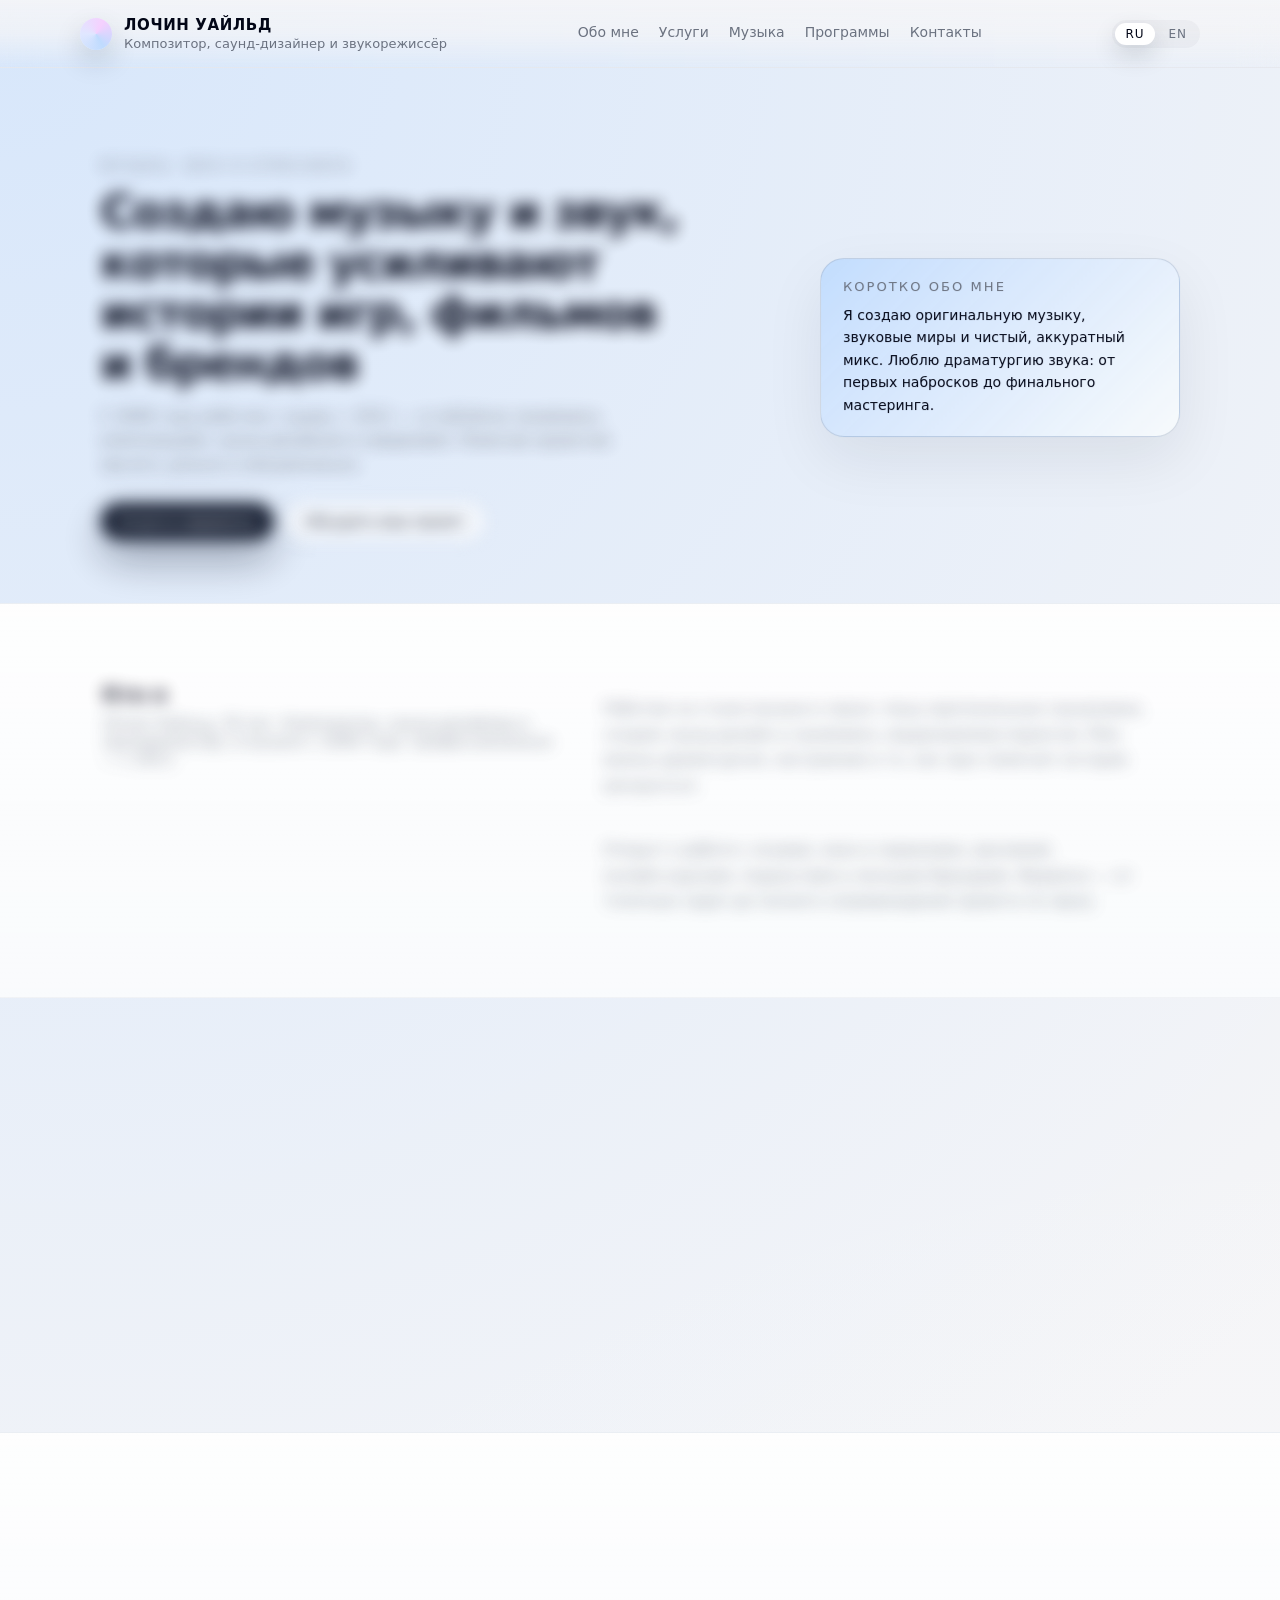
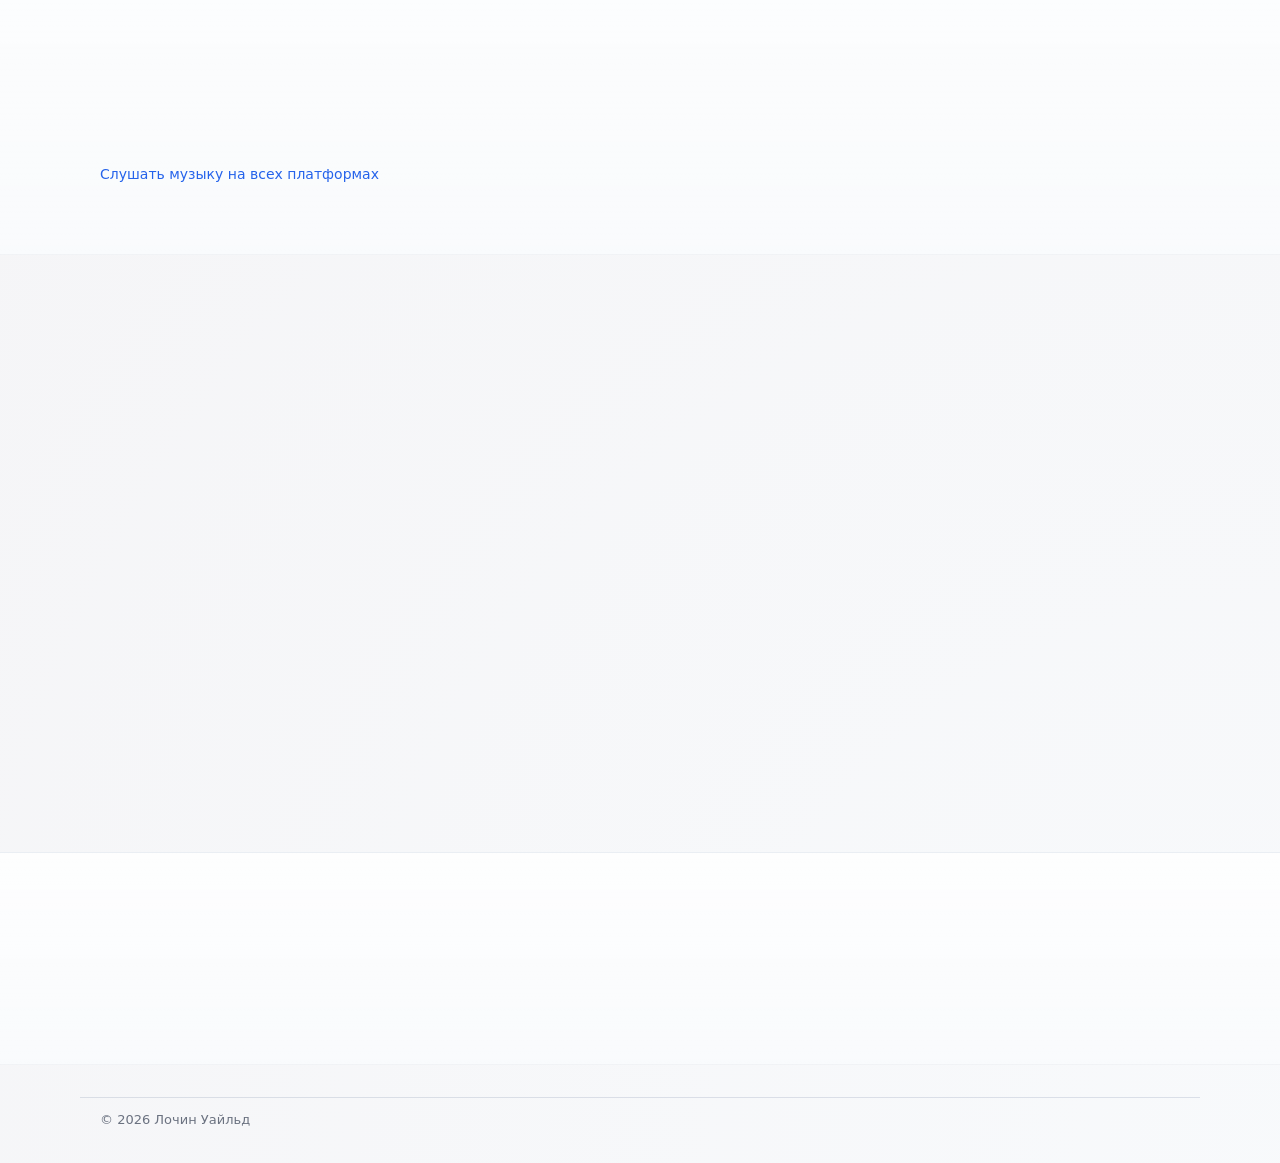
<file: index.html>
<!doctype html>
<html lang="ru">
  <head>
    <meta charset="utf-8" />
    <meta name="viewport" content="width=device-width, initial-scale=1" />
    <title>Лочин Уайльд — композитор и саунд‑дизайнер</title>
    <meta
      name="description"
      content="Музыка, саунд‑дизайн и звукорежиссура от Лочина Уайльда: оригинальные саундтреки, звуковые миры и чистый микс для игр, кино и брендов."
    />

    <!--
      GitHub Pages serves static files and cannot set response headers, so the
      policy has to travel in the document itself. Everything here is
      first-party — no CDN, no analytics, no embeds — so it needs no exceptions.

      Two directives that only work as a real header are deliberately absent:
      frame-ancestors and X-Frame-Options are ignored in a meta tag. Clickjacking
      is therefore not blocked; on a page with no forms and no logged-in state
      there is nothing to steal by framing it. Moving to a host that can set
      headers would be the way to close that.
    -->
    <meta
      http-equiv="Content-Security-Policy"
      content="default-src 'none'; style-src 'self'; script-src 'self'; img-src 'self' data:; font-src 'self'; connect-src 'none'; frame-src https://w.soundcloud.com; form-action 'none'; base-uri 'none'"
    />
    <meta name="referrer" content="no-referrer" />

    <link rel="canonical" href="https://lochin-wilde.github.io/" />
    <meta name="theme-color" content="#f5f5f7" />

    <!--
      Each language gets its own address, because a search engine indexes URLs.
      Both versions used to live here and be swapped by script, which meant
      Google saw one Russian page and the English text was never indexed at all.

      x-default points at the Russian page as the one to serve when no language
      matches, since that is the audience this site is written for first.
    -->
    <link rel="alternate" hreflang="ru" href="https://lochin-wilde.github.io/" />
    <link rel="alternate" hreflang="en" href="https://lochin-wilde.github.io/en/" />
    <link
      rel="alternate"
      hreflang="x-default"
      href="https://lochin-wilde.github.io/"
    />

    <!-- Link previews in Telegram, Instagram DMs and messengers, which is how
         this address will actually be passed around. -->
    <meta property="og:type" content="website" />
    <meta property="og:url" content="https://lochin-wilde.github.io/" />
    <meta
      property="og:title"
      content="Лочин Уайльд — композитор и саунд‑дизайнер"
    />
    <meta
      property="og:description"
      content="Оригинальная музыка, саунд‑дизайн и сведение для игр, кино и брендов."
    />
    <meta property="og:locale" content="ru_RU" />
    <meta property="og:locale:alternate" content="en_US" />
    <meta name="twitter:card" content="summary" />

    <!-- Inline so it costs no request, and so the tab never shows the broken
         default while a separate file 404s. -->
    <link
      rel="icon"
      href="data:image/svg+xml,%3Csvg xmlns='http://www.w3.org/2000/svg' viewBox='0 0 32 32'%3E%3Ccircle cx='16' cy='16' r='15' fill='%232563eb'/%3E%3Cpath d='M12 21V11l9-2v10' stroke='white' stroke-width='2' fill='none' stroke-linecap='round'/%3E%3Ccircle cx='10' cy='21' r='2.6' fill='white'/%3E%3Ccircle cx='19' cy='19' r='2.6' fill='white'/%3E%3C/svg%3E"
    />

    <link rel="stylesheet" href="styles.css" />
  </head>
  <body>
    <header class="site-header">
      <div class="container header-inner">
        <div class="brand">
          <div class="brand-mark"></div>
          <div class="brand-text">
            <span class="brand-name" data-i18n="brandName">Лочин Уайльд</span>
            <span class="brand-role" data-i18n="brandRole">
              Композитор, саунд‑дизайнер и звукорежиссёр
            </span>
          </div>
        </div>
        <nav class="main-nav" id="main-nav">
          <a href="#about" data-i18n="navAbout">Обо мне</a>
          <a href="#services" data-i18n="navServices">Услуги</a>
          <a href="#works" data-i18n="navWorks">Музыка</a>
          <a href="#programs" data-i18n="navPrograms">Программы</a>
          <a href="#contacts" data-i18n="navContacts">Контакты</a>
        </nav>
        <div class="header-controls">
          <!--
            Real links, not buttons. A crawler follows an href and never a click
            handler, so the English page was invisible while this was a script
            that swapped text in place. aria-current marks which one you are on.
          -->
          <div class="lang-switch">
            <a class="lang-btn is-active" href="/" hreflang="ru" aria-current="page">RU</a>
            <a class="lang-btn" href="/en/" hreflang="en">EN</a>
          </div>
          <!-- Shown only on narrow screens, where the nav above collapses.
               Marked up as a real button with aria-expanded so it announces its
               state; the label is set from the dictionary because the button
               itself is three lines and has no text to translate. -->
          <button
            type="button"
            class="nav-toggle"
            id="nav-toggle"
            aria-expanded="false"
            aria-controls="main-nav"
            aria-label="Меню"
            data-i18n-aria="navToggleLabel"
          >
            <span class="nav-toggle-bars" aria-hidden="true"></span>
          </button>
        </div>
      </div>
    </header>

    <main>
      <section class="hero">
        <div class="container hero-inner">
          <div class="hero-text" data-reveal>
            <p class="hero-kicker" data-i18n="heroKicker">
              Музыка, звук и атмосфера
            </p>
            <h1 class="hero-title" data-i18n="heroTitle">
              Создаю музыку и звук, которые усиливают истории игр, фильмов и
              брендов
            </h1>
            <p class="hero-subtitle" data-i18n="heroSubtitle">
              С 2009 года работаю с аудио, с 2011 — углублённо занимаюсь
              композицией, саунд‑дизайном и сведением. Помогаю проектам звучать
              цельно и эмоционально.
            </p>
            <div class="hero-actions">
              <a href="#services" class="btn btn-primary" data-i18n="heroCta">
                Услуги и форматы
              </a>
              <a
                href="#contacts"
                class="btn btn-ghost"
                data-i18n="heroSecondary"
              >
                Обсудить ваш проект
              </a>
            </div>
          </div>
          <div class="hero-panel">
            <div class="hero-card" data-reveal>
              <p class="hero-card-label" data-i18n="heroCardLabel">
                Коротко обо мне
              </p>
              <p class="hero-card-text" data-i18n="heroCardText">
                Я создаю оригинальную музыку, звуковые миры и чистый, аккуратный
                микс. Люблю драматургию звука: от первых набросков до финального
                мастеринга.
              </p>
            </div>
          </div>
        </div>
      </section>

      <section id="about" class="section section-muted">
        <div class="container two-column" data-reveal>
          <div>
            <h2 class="section-title" data-i18n="aboutTitle">Кто я</h2>
            <p class="section-lead" data-i18n="aboutLead">
              Лочин Уайльд, 29 лет. Композитор, саунд‑дизайнер и звукорежиссёр, в
              музыке с 2009 года, профессионально — с 2011.
            </p>
          </div>
          <div class="section-text" data-i18n="aboutBody">
            <p>
              Работаю на стыке музыки и звука: пишу оригинальные саундтреки,
              создаю саунд‑дизайн и занимаюсь сведением/мастерингом. Мне важны
              драматургия, настроение и то, как звук помогает истории
              раскрыться.
            </p>
            <p>
              Открыт к работе с играми, кино и сериалами, рекламой, онлайн‑курсами,
              подкастами и личными брендами. Форматы — от точечных задач до
              полного сопровождения проекта по звуку.
            </p>
          </div>
        </div>
      </section>

      <section id="services" class="section">
        <div class="container">
          <div class="section-header" data-reveal>
            <h2 class="section-title" data-i18n="servicesTitle">Услуги</h2>
            <p class="section-lead" data-i18n="servicesLead">
              Основные направления, в которых я помогаю проектам звучать
              сильнее.
            </p>
          </div>

          <div class="cards-grid">
            <article class="card" data-reveal>
              <h3 class="card-title" data-i18n="service1Title">
                Музыка для игр, фильмов и брендов
              </h3>
              <p class="card-text" data-i18n="service1Text">
                Написание оригинальной музыки под драматургию проекта: от
                минималистичных тем до плотных оркестровых аранжировок и
                электроники.
              </p>
            </article>

            <article class="card" data-reveal>
              <h3 class="card-title" data-i18n="service2Title">
                Саунд‑дизайн и атмосферы
              </h3>
              <p class="card-text" data-i18n="service2Text">
                Создание звуковых миров: окружение, интерфейсы, эффекты, фолею и
                акценты, которые собирают картинку в цельную реальность.
              </p>
            </article>

            <article class="card" data-reveal>
              <h3 class="card-title" data-i18n="service3Title">
                Сведение и мастеринг
              </h3>
              <p class="card-text" data-i18n="service3Text">
                Чистый баланс, глубина и динамика. Подготовка материала к релизу
                или интеграции в игру, фильм, рекламу или платформы.
              </p>
            </article>
          </div>
        </div>
      </section>

      <section id="works" class="section section-muted">
        <div class="container">
          <div class="section-header" data-reveal>
            <h2 class="section-title" data-i18n="worksTitle">Музыка и релизы</h2>
            <p class="section-lead" data-i18n="worksLead">
              Послушайте прямо здесь, как я работаю с настроением и
              пространством.
            </p>
          </div>

          <!--
            The SoundCloud player is not loaded until someone asks for it.

            An embedded iframe runs SoundCloud's scripts and sets their cookies
            on every visit, including for readers who never press play — and
            this page otherwise has no third-party content at all. So what ships
            is a button; the iframe replaces it on click, which is the moment
            the visitor has actually chosen to involve SoundCloud.

            It also keeps the page fast: the embed is several hundred kilobytes
            that most visitors would never use.
          -->
          <div class="player" id="player" data-reveal>
            <button type="button" class="player-facade" id="player-load">
              <span class="player-play" aria-hidden="true"></span>
              <span class="player-facade-title" data-i18n="playerTitle">
                Слушать на SoundCloud
              </span>
            </button>
          </div>

          <p class="player-alt">
            <a
              href="https://band.link/Lochin"
              target="_blank"
              rel="noreferrer"
              data-i18n="worksCta"
            >
              Слушать музыку на всех платформах
            </a>
          </p>
        </div>
      </section>

      <section id="programs" class="section">
        <div class="container">
          <div class="section-header" data-reveal>
            <h2 class="section-title" data-i18n="programsTitle">Программы</h2>
            <p class="section-lead" data-i18n="programsLead">
              Инструменты, которые я делаю для себя и для коллег по цеху.
            </p>
          </div>

          <article class="project-card" data-reveal>
            <div class="project-head">
              <h3 class="project-title" data-i18n="sortirTitle">
                Музыкальный сортир
              </h3>
              <span class="badge" data-i18n="sortirBadge">
                Закрытое тестирование
              </span>
            </div>
            <p class="project-text" data-i18n="sortirText">
              Раскладывает диджейскую фонотеку по жанрам, определяет BPM и
              тональность в системе Camelot, выравнивает громкость. Работает
              целиком в браузере: ничего не нужно устанавливать, а файлы никуда
              не загружаются — весь разбор идёт на вашем компьютере.
            </p>
            <ul class="feature-list">
              <li data-i18n="sortirFeature1">Разбор фонотеки по жанрам</li>
              <li data-i18n="sortirFeature2">BPM и тональность в Camelot</li>
              <li data-i18n="sortirFeature3">Выравнивание громкости</li>
              <li data-i18n="sortirFeature4">Ничего не нужно устанавливать</li>
            </ul>
            <div class="project-actions">
              <a
                href="https://sortirovator.pages.dev"
                target="_blank"
                rel="noreferrer"
                class="btn btn-primary"
                data-i18n="sortirCta"
              >
                Открыть программу
              </a>
              <a
                href="https://github.com/lochin-wilde/sortirovator"
                target="_blank"
                rel="noreferrer"
                class="btn btn-ghost"
                data-i18n="sortirSource"
              >
                Исходный код на GitHub
              </a>
            </div>
            <p class="project-note" data-i18n="sortirNote">
              Вход по коду приглашения: программа пока в закрытом тестировании.
            </p>
          </article>
        </div>
      </section>

      <section id="contacts" class="section section-muted">
        <div class="container two-column" data-reveal>
          <div>
            <h2 class="section-title" data-i18n="contactsTitle">Контакты</h2>
            <p class="section-lead" data-i18n="contactsLead">
              Выберите удобный способ связи, чтобы обсудить задачу.
            </p>
          </div>
          <div class="section-text">
            <ul class="contacts-list">
              <li>
                <span data-i18n="contactsInstagram">Instagram</span>
                <a
                  href="https://www.instagram.com/lochin.offcial?igsh=d3QxcTdudXEycmx3&utm_source=qr"
                  target="_blank"
                  rel="noreferrer"
                >
                  @lochin.offcial
                </a>
              </li>
              <li>
                <span data-i18n="contactsTelegram">Telegram‑канал</span>
                <a href="https://t.me/lochin_music" target="_blank" rel="noreferrer">
                  @lochin_music
                </a>
              </li>
            </ul>
          </div>
        </div>
      </section>
    </main>

    <footer class="site-footer">
      <div class="container footer-inner">
        <span class="footer-copy" data-i18n="footerCopy">
          © <!-- год будет подставлен скриптом --> Лочин Уайльд
        </span>
      </div>
    </footer>

    <script src="main.js"></script>
  </body>
</html>
</file>
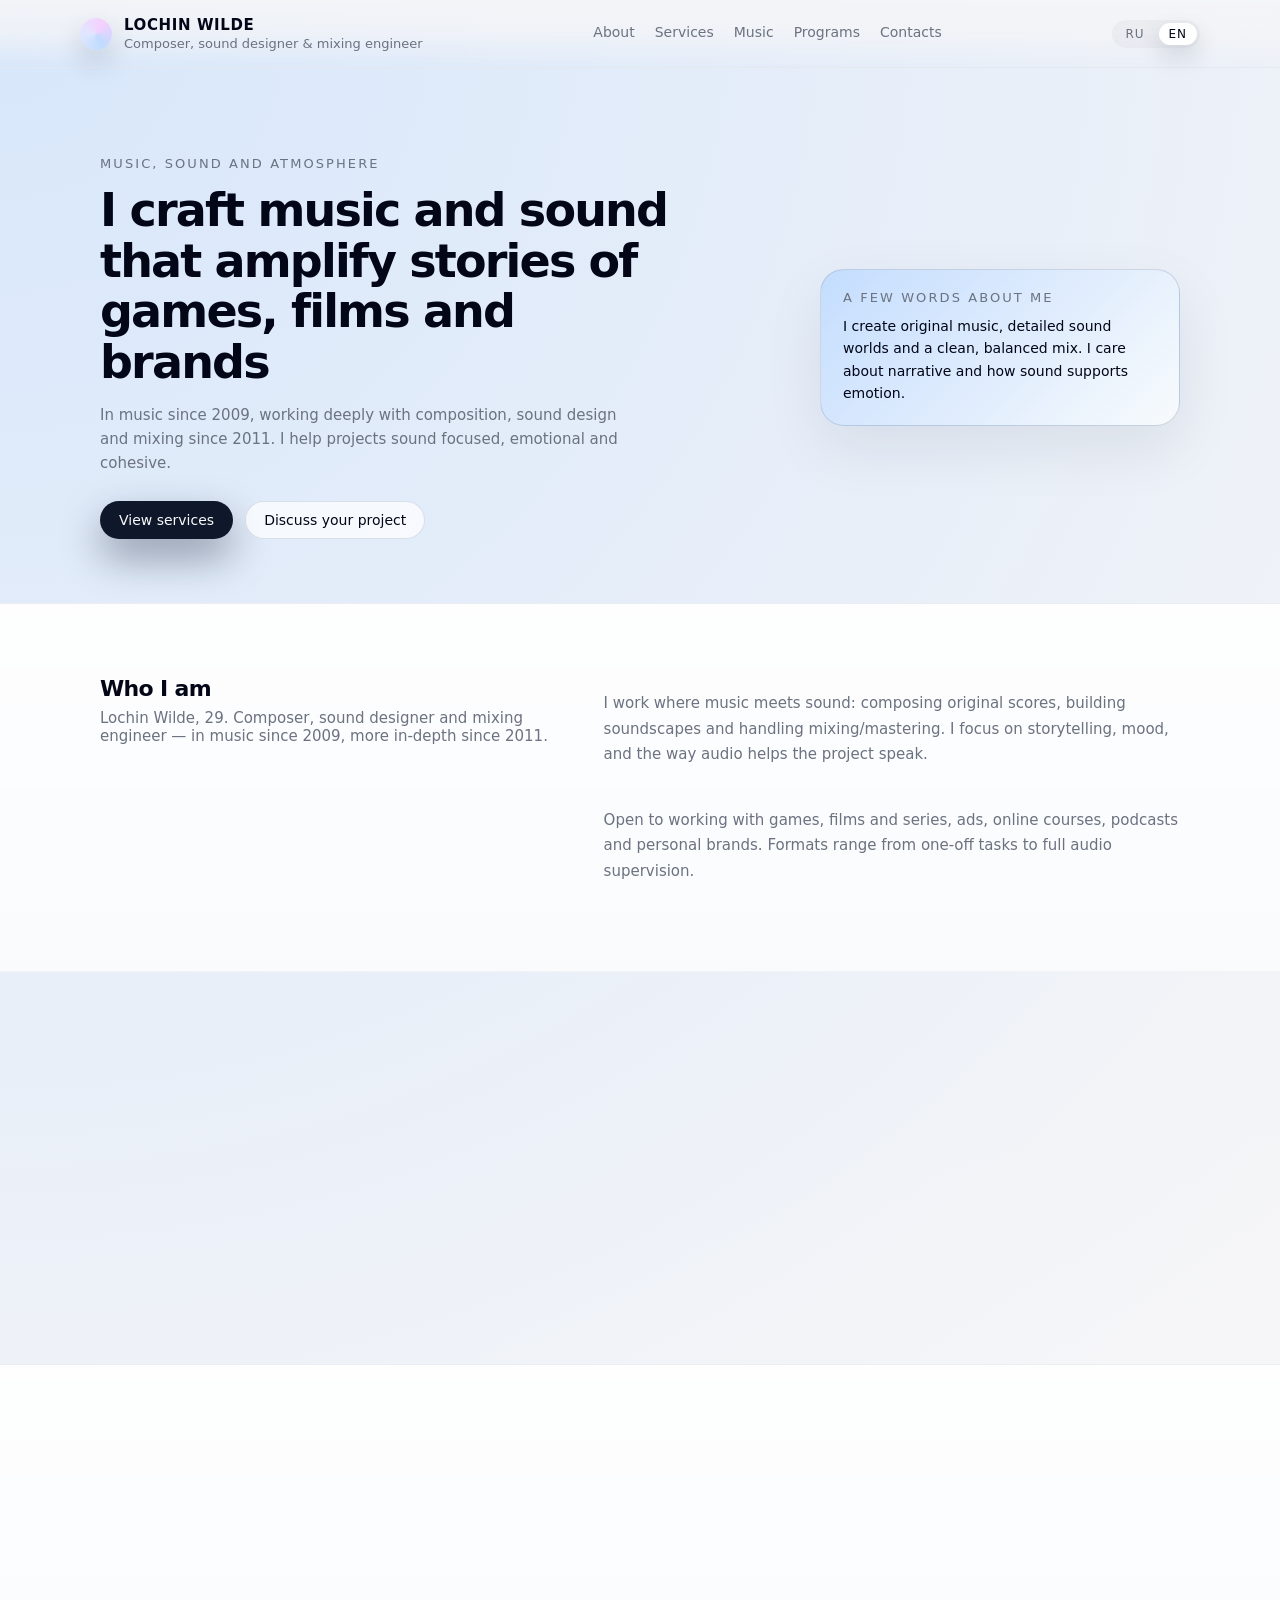
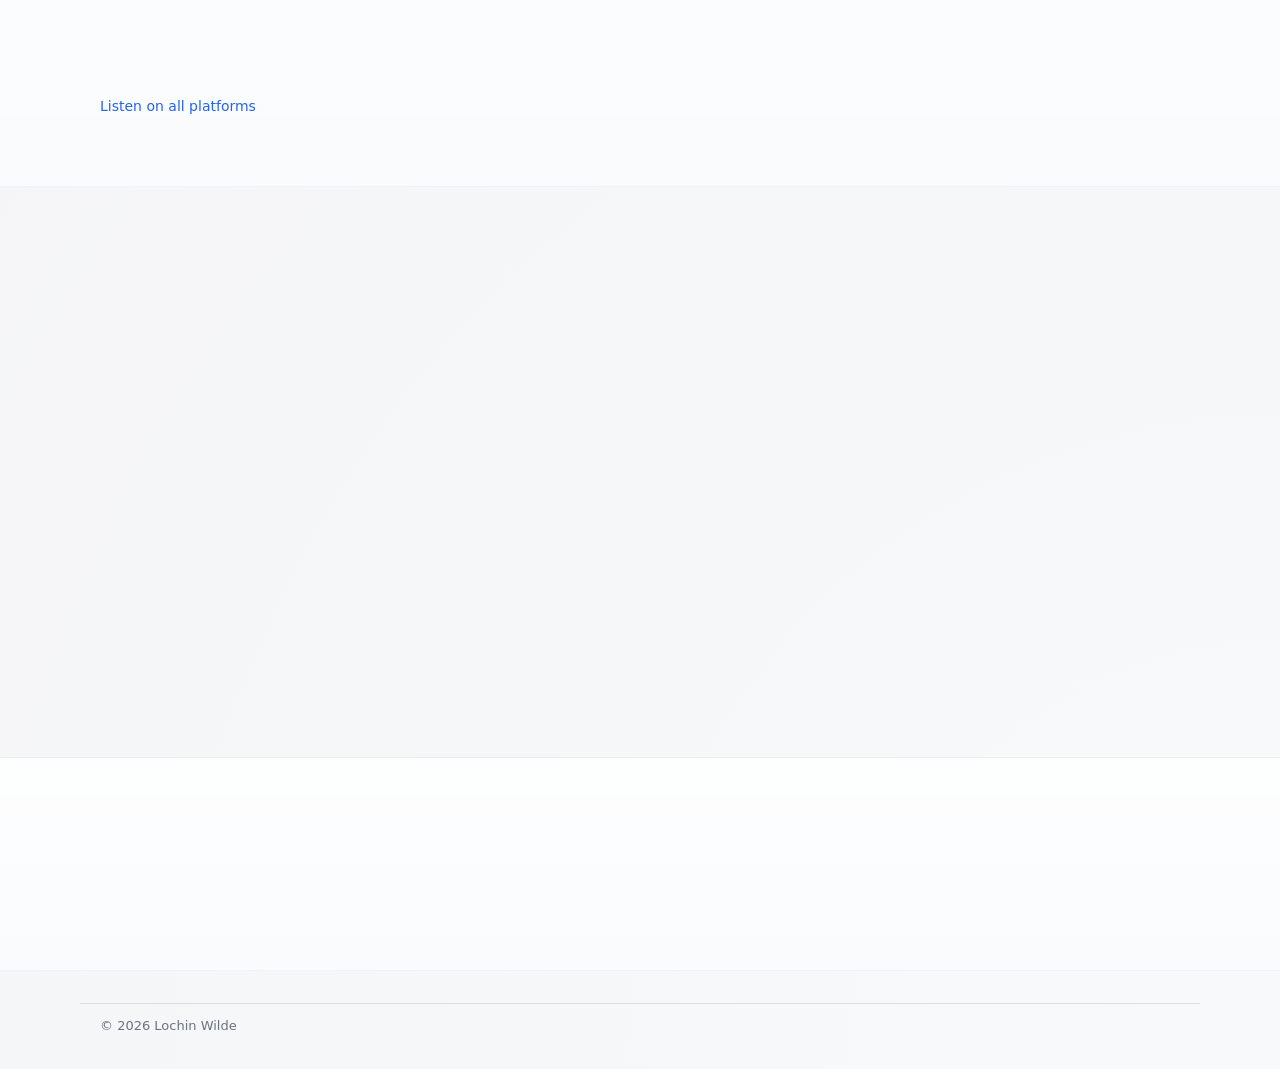
<file: en/index.html>
<!doctype html>
<!-- Generated by tools/build-en.mjs from index.html. Do not edit by hand. -->
<html lang="en">
  <head>
    <meta charset="utf-8" />
    <meta name="viewport" content="width=device-width, initial-scale=1" />
    <title>Lochin Wilde — composer and sound designer</title>
    <meta
      name="description"
      content="Music, sound design and mixing by Lochin Wilde: original scores, sound worlds and a clean mix for games, film and brands."
    />

    <!--
      GitHub Pages serves static files and cannot set response headers, so the
      policy has to travel in the document itself. Everything here is
      first-party — no CDN, no analytics, no embeds — so it needs no exceptions.

      Two directives that only work as a real header are deliberately absent:
      frame-ancestors and X-Frame-Options are ignored in a meta tag. Clickjacking
      is therefore not blocked; on a page with no forms and no logged-in state
      there is nothing to steal by framing it. Moving to a host that can set
      headers would be the way to close that.
    -->
    <meta
      http-equiv="Content-Security-Policy"
      content="default-src 'none'; style-src 'self'; script-src 'self'; img-src 'self' data:; font-src 'self'; connect-src 'none'; frame-src https://w.soundcloud.com; form-action 'none'; base-uri 'none'"
    />
    <meta name="referrer" content="no-referrer" />

    <link rel="canonical" href="https://lochin-wilde.github.io/en/" />
    <meta name="theme-color" content="#f5f5f7" />

    <!--
      Each language gets its own address, because a search engine indexes URLs.
      Both versions used to live here and be swapped by script, which meant
      Google saw one Russian page and the English text was never indexed at all.

      x-default points at the Russian page as the one to serve when no language
      matches, since that is the audience this site is written for first.
    -->
    <link rel="alternate" hreflang="ru" href="https://lochin-wilde.github.io/" />
    <link rel="alternate" hreflang="en" href="https://lochin-wilde.github.io/en/" />
    <link
      rel="alternate"
      hreflang="x-default"
      href="https://lochin-wilde.github.io/"
    />

    <!-- Link previews in Telegram, Instagram DMs and messengers, which is how
         this address will actually be passed around. -->
    <meta property="og:type" content="website" />
    <meta property="og:url" content="https://lochin-wilde.github.io/en/" />
    <meta
      property="og:title"
      content="Lochin Wilde — composer and sound designer"
    />
    <meta
      property="og:description"
      content="Original music, sound design and mixing for games, film and brands."
    />
    <meta property="og:locale" content="en_US" />
    <meta property="og:locale:alternate" content="ru_RU" />
    <meta name="twitter:card" content="summary" />

    <!-- Inline so it costs no request, and so the tab never shows the broken
         default while a separate file 404s. -->
    <link
      rel="icon"
      href="data:image/svg+xml,%3Csvg xmlns='http://www.w3.org/2000/svg' viewBox='0 0 32 32'%3E%3Ccircle cx='16' cy='16' r='15' fill='%232563eb'/%3E%3Cpath d='M12 21V11l9-2v10' stroke='white' stroke-width='2' fill='none' stroke-linecap='round'/%3E%3Ccircle cx='10' cy='21' r='2.6' fill='white'/%3E%3Ccircle cx='19' cy='19' r='2.6' fill='white'/%3E%3C/svg%3E"
    />

    <link rel="stylesheet" href="../styles.css" />
  </head>
  <body>
    <header class="site-header">
      <div class="container header-inner">
        <div class="brand">
          <div class="brand-mark"></div>
          <div class="brand-text">
            <span class="brand-name" data-i18n="brandName">Lochin Wilde</span>
            <span class="brand-role" data-i18n="brandRole">Composer, sound designer &amp; mixing engineer</span>
          </div>
        </div>
        <nav class="main-nav" id="main-nav">
          <a href="#about" data-i18n="navAbout">About</a>
          <a href="#services" data-i18n="navServices">Services</a>
          <a href="#works" data-i18n="navWorks">Music</a>
          <a href="#programs" data-i18n="navPrograms">Programs</a>
          <a href="#contacts" data-i18n="navContacts">Contacts</a>
        </nav>
        <div class="header-controls">
          <!--
            Real links, not buttons. A crawler follows an href and never a click
            handler, so the English page was invisible while this was a script
            that swapped text in place. aria-current marks which one you are on.
          -->
          <div class="lang-switch">
            <a class="lang-btn" href="/" hreflang="ru">RU</a>
            <a class="lang-btn is-active" href="/en/" hreflang="en" aria-current="page">EN</a>
          </div>
          <!-- Shown only on narrow screens, where the nav above collapses.
               Marked up as a real button with aria-expanded so it announces its
               state; the label is set from the dictionary because the button
               itself is three lines and has no text to translate. -->
          <button
            type="button"
            class="nav-toggle"
            id="nav-toggle"
            aria-expanded="false"
            aria-controls="main-nav"
            aria-label="Menu"
            data-i18n-aria="navToggleLabel"
          >
            <span class="nav-toggle-bars" aria-hidden="true"></span>
          </button>
        </div>
      </div>
    </header>

    <main>
      <section class="hero">
        <div class="container hero-inner">
          <div class="hero-text" data-reveal>
            <p class="hero-kicker" data-i18n="heroKicker">Music, sound and atmosphere</p>
            <h1 class="hero-title" data-i18n="heroTitle">I craft music and sound that amplify stories of games, films and brands</h1>
            <p class="hero-subtitle" data-i18n="heroSubtitle">In music since 2009, working deeply with composition, sound design and mixing since 2011. I help projects sound focused, emotional and cohesive.</p>
            <div class="hero-actions">
              <a href="#services" class="btn btn-primary" data-i18n="heroCta">View services</a>
              <a
                href="#contacts"
                class="btn btn-ghost"
                data-i18n="heroSecondary"
              >Discuss your project</a>
            </div>
          </div>
          <div class="hero-panel">
            <div class="hero-card" data-reveal>
              <p class="hero-card-label" data-i18n="heroCardLabel">A few words about me</p>
              <p class="hero-card-text" data-i18n="heroCardText">I create original music, detailed sound worlds and a clean, balanced mix. I care about narrative and how sound supports emotion.</p>
            </div>
          </div>
        </div>
      </section>

      <section id="about" class="section section-muted">
        <div class="container two-column" data-reveal>
          <div>
            <h2 class="section-title" data-i18n="aboutTitle">Who I am</h2>
            <p class="section-lead" data-i18n="aboutLead">Lochin Wilde, 29. Composer, sound designer and mixing engineer — in music since 2009, more in‑depth since 2011.</p>
          </div>
          <div class="section-text" data-i18n="aboutBody">
              <p>I work where music meets sound: composing original scores, building soundscapes and handling mixing/mastering. I focus on storytelling, mood, and the way audio helps the project speak.</p>
              <p>Open to working with games, films and series, ads, online courses, podcasts and personal brands. Formats range from one‑off tasks to full audio supervision.</p>
            </div>
        </div>
      </section>

      <section id="services" class="section">
        <div class="container">
          <div class="section-header" data-reveal>
            <h2 class="section-title" data-i18n="servicesTitle">Services</h2>
            <p class="section-lead" data-i18n="servicesLead">Key ways I can help your project sound stronger.</p>
          </div>

          <div class="cards-grid">
            <article class="card" data-reveal>
              <h3 class="card-title" data-i18n="service1Title">Music for games, film and brands</h3>
              <p class="card-text" data-i18n="service1Text">Original music tailored to your narrative: from subtle themes to dense orchestral textures and electronic scores.</p>
            </article>

            <article class="card" data-reveal>
              <h3 class="card-title" data-i18n="service2Title">Sound design &amp; ambience</h3>
              <p class="card-text" data-i18n="service2Text">Creating sound worlds: ambience, UI and gameplay SFX, foley and emotional accents that make visuals feel alive.</p>
            </article>

            <article class="card" data-reveal>
              <h3 class="card-title" data-i18n="service3Title">Mixing &amp; mastering</h3>
              <p class="card-text" data-i18n="service3Text">Clear balance, depth and dynamics. Preparing material for release or integration into games, film, ads or platforms.</p>
            </article>
          </div>
        </div>
      </section>

      <section id="works" class="section section-muted">
        <div class="container">
          <div class="section-header" data-reveal>
            <h2 class="section-title" data-i18n="worksTitle">Music and releases</h2>
            <p class="section-lead" data-i18n="worksLead">Listen right here to how I work with mood, space and dynamics.</p>
          </div>

          <!--
            The SoundCloud player is not loaded until someone asks for it.

            An embedded iframe runs SoundCloud's scripts and sets their cookies
            on every visit, including for readers who never press play — and
            this page otherwise has no third-party content at all. So what ships
            is a button; the iframe replaces it on click, which is the moment
            the visitor has actually chosen to involve SoundCloud.

            It also keeps the page fast: the embed is several hundred kilobytes
            that most visitors would never use.
          -->
          <div class="player" id="player" data-reveal>
            <button type="button" class="player-facade" id="player-load">
              <span class="player-play" aria-hidden="true"></span>
              <span class="player-facade-title" data-i18n="playerTitle">Listen on SoundCloud</span>
            </button>
          </div>

          <p class="player-alt">
            <a
              href="https://band.link/Lochin"
              target="_blank"
              rel="noreferrer"
              data-i18n="worksCta"
            >Listen on all platforms</a>
          </p>
        </div>
      </section>

      <section id="programs" class="section">
        <div class="container">
          <div class="section-header" data-reveal>
            <h2 class="section-title" data-i18n="programsTitle">Programs</h2>
            <p class="section-lead" data-i18n="programsLead">Tools I build for myself and for fellow DJs.</p>
          </div>

          <article class="project-card" data-reveal>
            <div class="project-head">
              <h3 class="project-title" data-i18n="sortirTitle">Muzykalny Sortir</h3>
              <span class="badge" data-i18n="sortirBadge">Closed beta</span>
            </div>
            <p class="project-text" data-i18n="sortirText">Sorts a DJ library by genre, detects BPM and Camelot key, and evens out loudness. It runs entirely in the browser: nothing to install, and your files are never uploaded — everything is analysed on your own machine.</p>
            <ul class="feature-list">
              <li data-i18n="sortirFeature1">Library sorted by genre</li>
              <li data-i18n="sortirFeature2">BPM and Camelot key</li>
              <li data-i18n="sortirFeature3">Loudness levelling</li>
              <li data-i18n="sortirFeature4">Nothing to install</li>
            </ul>
            <div class="project-actions">
              <a
                href="https://sortirovator.pages.dev"
                target="_blank"
                rel="noreferrer"
                class="btn btn-primary"
                data-i18n="sortirCta"
              >Open the app</a>
              <a
                href="https://github.com/lochin-wilde/sortirovator"
                target="_blank"
                rel="noreferrer"
                class="btn btn-ghost"
                data-i18n="sortirSource"
              >Source on GitHub</a>
            </div>
            <p class="project-note" data-i18n="sortirNote">Entry is by invite code — the app is still in closed testing.</p>
          </article>
        </div>
      </section>

      <section id="contacts" class="section section-muted">
        <div class="container two-column" data-reveal>
          <div>
            <h2 class="section-title" data-i18n="contactsTitle">Contacts</h2>
            <p class="section-lead" data-i18n="contactsLead">Choose a convenient way to get in touch.</p>
          </div>
          <div class="section-text">
            <ul class="contacts-list">
              <li>
                <span data-i18n="contactsInstagram">Instagram</span>
                <a
                  href="https://www.instagram.com/lochin.offcial?igsh=d3QxcTdudXEycmx3&utm_source=qr"
                  target="_blank"
                  rel="noreferrer"
                >
                  @lochin.offcial
                </a>
              </li>
              <li>
                <span data-i18n="contactsTelegram">Telegram channel</span>
                <a href="https://t.me/lochin_music" target="_blank" rel="noreferrer">
                  @lochin_music
                </a>
              </li>
            </ul>
          </div>
        </div>
      </section>
    </main>

    <footer class="site-footer">
      <div class="container footer-inner">
        <span class="footer-copy" data-i18n="footerCopy">© 2026 Lochin Wilde</span>
      </div>
    </footer>

    <script src="../main.js"></script>
  </body>
</html>
</file>
<file: styles.css>
:root {
  --bg: #f5f5f7;
  --bg-elevated: #ffffff;
  --bg-soft: #f1f5f9;
  --border-subtle: rgba(148, 163, 184, 0.3);
  --border-strong: rgba(15, 23, 42, 0.08);
  --text-main: #020617;
  --text-muted: #6b7280;
  --accent: #2563eb;
  --accent-soft: rgba(37, 99, 235, 0.09);
  --radius-lg: 24px;
  --radius-md: 16px;
  --radius-pill: 999px;
  --shadow-soft: 0 22px 60px rgba(15, 23, 42, 0.08);
}

*,
*::before,
*::after {
  box-sizing: border-box;
}

html,
body {
  margin: 0;
  padding: 0;
}

html {
  scroll-behavior: smooth;
}

body {
  font-family: system-ui, -apple-system, BlinkMacSystemFont, "SF Pro Text",
    sans-serif;
  color: var(--text-main);
  background:
    radial-gradient(circle at top left, rgba(191, 219, 254, 0.55), transparent 60%),
    radial-gradient(circle at bottom right, rgba(248, 250, 252, 0.9), transparent 55%),
    var(--bg);
  -webkit-font-smoothing: antialiased;
}

[data-reveal] {
  opacity: 0;
  transform: translateY(26px) scale(0.98);
  filter: blur(8px);
  transition:
    opacity 0.7s cubic-bezier(0.19, 1, 0.22, 1),
    transform 0.7s cubic-bezier(0.19, 1, 0.22, 1),
    filter 0.7s cubic-bezier(0.19, 1, 0.22, 1);
  will-change: opacity, transform, filter;
}

[data-reveal].is-visible {
  opacity: 1;
  transform: translateY(0) scale(1);
  filter: blur(0);
}

img {
  max-width: 100%;
  height: auto;
  display: block;
}

a {
  color: inherit;
  text-decoration: none;
}

button {
  font: inherit;
}

.container {
  max-width: 1120px;
  margin: 0 auto;
  padding: 0 20px;
}

.site-header {
  position: sticky;
  top: 0;
  z-index: 10;
  backdrop-filter: blur(18px);
  background: linear-gradient(
    to bottom,
    rgba(245, 245, 247, 0.9),
    rgba(245, 245, 247, 0.7),
    transparent
  );
  border-bottom: 1px solid rgba(148, 163, 184, 0.16);
}

.header-inner {
  display: flex;
  align-items: center;
  justify-content: space-between;
  gap: 24px;
  padding: 16px 0;
}

.brand {
  display: flex;
  align-items: center;
  gap: 12px;
}

.brand-mark {
  width: 32px;
  height: 32px;
  border-radius: 999px;
  background: conic-gradient(
    from 150deg,
    #bfdbfe,
    #e0e7ff,
    #f5d0fe,
    #bfdbfe
  );
  box-shadow: 0 12px 28px rgba(15, 23, 42, 0.16);
}

.brand-text {
  display: flex;
  flex-direction: column;
  gap: 2px;
}

.brand-name {
  font-size: 15px;
  font-weight: 600;
  letter-spacing: 0.04em;
  text-transform: uppercase;
}

.brand-role {
  font-size: 13px;
  color: var(--text-muted);
}

.main-nav {
  display: flex;
  align-items: center;
  gap: 20px;
  font-size: 14px;
}

.main-nav a {
  position: relative;
  color: var(--text-muted);
  padding-bottom: 4px;
  transition: color 0.18s ease;
}

.main-nav a::after {
  content: "";
  position: absolute;
  left: 0;
  bottom: 0;
  width: 0;
  height: 1px;
  background: var(--text-main);
  transition: width 0.18s ease;
}

.main-nav a:hover {
  color: var(--text-main);
}

.main-nav a:hover::after {
  width: 100%;
}

.header-controls {
  display: flex;
  align-items: center;
  gap: 10px;
  flex: 0 0 auto;
}

/*
 * The menu button exists only below 880px, where .main-nav collapses. Hidden
 * with `display: none` rather than visibility, so it is out of the tab order on
 * wide screens instead of being a focusable control nobody can see.
 */
.nav-toggle {
  display: none;
  width: 38px;
  height: 34px;
  padding: 0;
  border: 1px solid var(--border-subtle);
  border-radius: 10px;
  background: var(--bg-elevated);
  cursor: pointer;
  align-items: center;
  justify-content: center;
  transition: border-color 0.2s ease;
}

.nav-toggle:hover {
  border-color: var(--accent);
}

.nav-toggle-bars,
.nav-toggle-bars::before,
.nav-toggle-bars::after {
  display: block;
  width: 16px;
  height: 2px;
  border-radius: 2px;
  background: var(--text-main);
  transition: transform 0.2s ease, opacity 0.2s ease;
}

.nav-toggle-bars {
  position: relative;
}

.nav-toggle-bars::before,
.nav-toggle-bars::after {
  content: "";
  position: absolute;
  left: 0;
}

.nav-toggle-bars::before {
  top: -5px;
}

.nav-toggle-bars::after {
  top: 5px;
}

/* Three lines fold into a cross, so the button says what it will do next. */
.nav-toggle[aria-expanded="true"] .nav-toggle-bars {
  background: transparent;
}

.nav-toggle[aria-expanded="true"] .nav-toggle-bars::before {
  transform: translateY(5px) rotate(45deg);
}

.nav-toggle[aria-expanded="true"] .nav-toggle-bars::after {
  transform: translateY(-5px) rotate(-45deg);
}

.lang-switch {
  display: flex;
  align-items: center;
  gap: 4px;
  padding: 3px;
  border-radius: var(--radius-pill);
  background: rgba(15, 23, 42, 0.03);
}

.lang-btn {
  border: none;
  background: transparent;
  padding: 4px 10px;
  border-radius: var(--radius-pill);
  font-size: 12px;
  letter-spacing: 0.08em;
  text-transform: uppercase;
  color: var(--text-muted);
  cursor: pointer;
  transition: background 0.18s ease, color 0.18s ease;
}

.lang-btn.is-active {
  background: #ffffff;
  color: var(--text-main);
  box-shadow: 0 10px 25px rgba(15, 23, 42, 0.16);
}

.hero {
  padding: 88px 0 64px;
}

.hero-inner {
  display: grid;
  grid-template-columns: minmax(0, 1.3fr) minmax(0, 1fr);
  gap: 40px;
  align-items: center;
}

.hero-kicker {
  font-size: 13px;
  text-transform: uppercase;
  letter-spacing: 0.16em;
  color: var(--text-muted);
  margin: 0 0 14px;
}

.hero-title {
  font-size: clamp(34px, 3.8vw, 46px);
  line-height: 1.1;
  margin: 0 0 16px;
  letter-spacing: -0.04em;
}

.hero-subtitle {
  font-size: 15px;
  line-height: 1.6;
  color: var(--text-muted);
  margin: 0 0 26px;
  max-width: 520px;
}

.hero-actions {
  display: flex;
  flex-wrap: wrap;
  gap: 12px;
}

.btn {
  display: inline-flex;
  align-items: center;
  justify-content: center;
  padding: 10px 18px;
  border-radius: var(--radius-pill);
  font-size: 14px;
  border: 1px solid transparent;
  cursor: pointer;
  transition: transform 0.14s ease, box-shadow 0.14s ease, background 0.14s ease,
    border-color 0.14s ease;
}

.btn-primary {
  background: #0f172a;
  color: #f9fafb;
  box-shadow: 0 18px 40px rgba(15, 23, 42, 0.4);
}

.btn-primary:hover {
  transform: translateY(-1px);
  box-shadow: 0 20px 40px rgba(15, 23, 42, 0.4);
}

.btn-ghost {
  background: rgba(255, 255, 255, 0.7);
  border-color: rgba(148, 163, 184, 0.3);
  color: var(--text-main);
}

.btn-ghost:hover {
  background: #ffffff;
  border-color: rgba(15, 23, 42, 0.2);
}

.hero-panel {
  display: flex;
  justify-content: flex-end;
}

.hero-card {
  padding: 20px 22px;
  border-radius: var(--radius-lg);
  background: linear-gradient(
      135deg,
      rgba(191, 219, 254, 0.9),
      rgba(248, 250, 252, 0.96)
    ),
    #eff6ff;
  border: 1px solid rgba(148, 163, 184, 0.4);
  box-shadow: var(--shadow-soft);
  max-width: 360px;
  transition:
    transform 0.25s cubic-bezier(0.19, 1, 0.22, 1),
    box-shadow 0.25s cubic-bezier(0.19, 1, 0.22, 1),
    border-color 0.25s ease;
}

.hero-card:hover {
  transform: translateY(-4px);
  box-shadow: 0 26px 60px rgba(15, 23, 42, 0.28);
  border-color: rgba(37, 99, 235, 0.4);
}

.hero-card-label {
  font-size: 13px;
  text-transform: uppercase;
  letter-spacing: 0.16em;
  color: var(--text-muted);
  margin: 0 0 10px;
}

.hero-card-text {
  font-size: 14px;
  line-height: 1.6;
  color: var(--text-main);
  margin: 0;
}

.section {
  padding: 72px 0;
}

.section-muted {
  background: linear-gradient(
      to bottom,
      rgba(255, 255, 255, 0.9),
      rgba(255, 255, 255, 0.6)
    ),
    var(--bg-soft);
  border-top: 1px solid rgba(148, 163, 184, 0.14);
  border-bottom: 1px solid rgba(148, 163, 184, 0.12);
}

.section-header {
  margin-bottom: 28px;
}

.section-title {
  font-size: 22px;
  letter-spacing: -0.03em;
  margin: 0 0 8px;
}

.section-lead {
  margin: 0;
  color: var(--text-muted);
  font-size: 15px;
}

.two-column {
  display: grid;
  grid-template-columns: minmax(0, 0.9fr) minmax(0, 1.1fr);
  gap: 32px;
  align-items: flex-start;
}

.section-text {
  font-size: 15px;
  line-height: 1.7;
  color: var(--text-muted);
  display: flex;
  flex-direction: column;
  gap: 10px;
}

.contacts-list {
  list-style: none;
  padding: 0;
  margin: 0;
  display: flex;
  flex-direction: column;
  gap: 8px;
}

.contacts-list li {
  display: flex;
  flex-wrap: wrap;
  gap: 8px;
  align-items: center;
}

.contacts-list span {
  font-size: 14px;
  color: var(--text-muted);
}

.contacts-list a {
  font-size: 14px;
  font-weight: 500;
  color: var(--text-main);
  padding: 2px 8px;
  border-radius: var(--radius-pill);
  background: rgba(255, 255, 255, 0.8);
  border: 1px solid rgba(148, 163, 184, 0.4);
  transition:
    background 0.18s ease,
    transform 0.18s ease,
    box-shadow 0.18s ease,
    border-color 0.18s ease;
}

.contacts-list a:hover {
  background: #ffffff;
  border-color: rgba(15, 23, 42, 0.3);
  transform: translateY(-1px);
  box-shadow: 0 10px 25px rgba(15, 23, 42, 0.16);
}

button:focus-visible,
a:focus-visible {
  outline: 2px solid var(--accent);
  outline-offset: 2px;
}

.cards-grid {
  display: grid;
  grid-template-columns: repeat(3, minmax(0, 1fr));
  gap: 20px;
}

.card {
  padding: 20px 20px 22px;
  border-radius: var(--radius-md);
  background: rgba(255, 255, 255, 0.98);
  border: 1px solid var(--border-subtle);
  box-shadow: 0 18px 40px rgba(15, 23, 42, 0.06);
  transition:
    transform 0.23s cubic-bezier(0.19, 1, 0.22, 1),
    box-shadow 0.23s cubic-bezier(0.19, 1, 0.22, 1),
    border-color 0.23s ease;
}

.card:hover {
  transform: translateY(-4px);
  box-shadow: 0 26px 60px rgba(15, 23, 42, 0.2);
  border-color: rgba(148, 163, 184, 0.5);
}

.card-title {
  margin: 0 0 10px;
  font-size: 16px;
  letter-spacing: -0.02em;
}

.card-text {
  margin: 0;
  font-size: 14px;
  line-height: 1.7;
  color: var(--text-muted);
}

/*
 * The stand-in shown before the SoundCloud embed loads. Sized close to the
 * iframe that replaces it, so pressing play does not shove the page down.
 */
.player {
  margin-top: 28px;
}

.player-facade {
  display: flex;
  align-items: center;
  gap: 18px;
  width: 100%;
  min-height: 166px;
  padding: 22px 26px;
  border: 1px solid var(--border-subtle);
  border-radius: var(--radius-lg);
  background: var(--bg-elevated);
  box-shadow: var(--shadow-soft);
  cursor: pointer;
  text-align: left;
  font: inherit;
  color: inherit;
  transition:
    transform 0.23s cubic-bezier(0.19, 1, 0.22, 1),
    box-shadow 0.23s cubic-bezier(0.19, 1, 0.22, 1),
    border-color 0.23s ease;
}

.player-facade:hover {
  transform: translateY(-3px);
  box-shadow: 0 26px 60px rgba(15, 23, 42, 0.18);
  border-color: rgba(148, 163, 184, 0.5);
}

.player-play {
  flex: 0 0 auto;
  width: 56px;
  height: 56px;
  border-radius: 50%;
  background: var(--accent);
  position: relative;
}

/* A border triangle rather than an image: no request, sharp at any zoom. */
.player-play::after {
  content: "";
  position: absolute;
  top: 50%;
  left: 52%;
  transform: translate(-50%, -50%);
  border-style: solid;
  border-width: 10px 0 10px 16px;
  border-color: transparent transparent transparent #fff;
}

.player-facade-title {
  font-size: 17px;
  font-weight: 600;
  letter-spacing: -0.01em;
}

.player iframe {
  display: block;
  width: 100%;
  height: 166px;
  border: 1px solid var(--border-subtle);
  border-radius: var(--radius-lg);
  background: var(--bg-elevated);
}

.player-alt {
  margin: 16px 0 0;
  font-size: 14px;
}

.player-alt a {
  color: var(--accent);
  text-decoration: none;
  border-bottom: 1px solid transparent;
  transition: border-color 0.2s ease;
}

.player-alt a:hover {
  border-bottom-color: var(--accent);
}

.project-card {
  padding: 28px 28px 30px;
  border-radius: var(--radius-lg);
  background: var(--bg-elevated);
  border: 1px solid var(--border-subtle);
  box-shadow: var(--shadow-soft);
}

.project-head {
  display: flex;
  align-items: center;
  flex-wrap: wrap;
  gap: 12px;
  margin-bottom: 14px;
}

.project-title {
  margin: 0;
  font-size: 22px;
  letter-spacing: -0.02em;
}

.badge {
  padding: 5px 12px;
  border-radius: var(--radius-pill);
  background: var(--accent-soft);
  color: var(--accent);
  font-size: 12px;
  font-weight: 600;
  letter-spacing: 0.01em;
  white-space: nowrap;
}

.project-text {
  margin: 0;
  max-width: 62ch;
  font-size: 15px;
  line-height: 1.75;
  color: var(--text-muted);
}

.feature-list {
  display: grid;
  grid-template-columns: repeat(2, minmax(0, 1fr));
  gap: 10px 24px;
  margin: 22px 0 26px;
  padding: 0;
  list-style: none;
}

.feature-list li {
  position: relative;
  padding-left: 22px;
  font-size: 14px;
  line-height: 1.6;
}

.feature-list li::before {
  content: "";
  position: absolute;
  left: 4px;
  top: 8px;
  width: 7px;
  height: 7px;
  border-radius: 50%;
  background: var(--accent);
}

.project-actions {
  display: flex;
  flex-wrap: wrap;
  gap: 12px;
}

.project-note {
  margin: 14px 0 0;
  font-size: 13px;
  color: var(--text-muted);
}

.site-footer {
  padding: 32px 0 36px;
}

.footer-inner {
  display: flex;
  align-items: center;
  justify-content: space-between;
  gap: 16px;
  border-top: 1px solid rgba(148, 163, 184, 0.3);
  padding-top: 14px;
}

.footer-copy {
  font-size: 13px;
  color: var(--text-muted);
}

@media (prefers-reduced-motion: reduce) {
  html {
    scroll-behavior: auto;
  }

  *,
  *::before,
  *::after {
    animation-duration: 0.01ms !important;
    animation-iteration-count: 1 !important;
    transition-duration: 0.01ms !important;
  }

  [data-reveal] {
    opacity: 1 !important;
    transform: none !important;
    filter: none !important;
  }
}

@media (max-width: 880px) {
  .header-inner {
    gap: 16px;
  }

  .nav-toggle {
    display: inline-flex;
  }

  /*
   * Below this width the nav becomes a panel under the header. It used to be
   * `display: none` with nothing in its place, which left the site with no
   * navigation at all on a phone -- five sections reachable only by scrolling.
   */
  .main-nav {
    position: absolute;
    top: 100%;
    right: 0;
    left: 0;
    display: none;
    flex-direction: column;
    gap: 4px;
    margin: 0 16px;
    padding: 10px 14px 14px;
    border: 1px solid var(--border-subtle);
    border-radius: var(--radius-md);
    background: var(--bg-elevated);
    box-shadow: var(--shadow-soft);
  }

  .main-nav.is-open {
    display: flex;
  }

  .main-nav a {
    padding: 9px 2px;
    font-size: 15px;
  }

  /* The underline animation belongs to a horizontal bar, not a stacked list. */
  .main-nav a::after {
    display: none;
  }

  .header-inner {
    position: relative;
  }

  .hero-inner {
    grid-template-columns: minmax(0, 1fr);
  }

  .hero-panel {
    justify-content: flex-start;
  }

  .two-column {
    grid-template-columns: minmax(0, 1fr);
  }

  .cards-grid {
    grid-template-columns: minmax(0, 1fr);
  }

  .feature-list {
    grid-template-columns: minmax(0, 1fr);
  }
}

@media (max-width: 520px) {
  .header-inner {
    padding: 12px 0;
  }

  .hero {
    padding-top: 40px;
  }

  .hero-actions {
    flex-direction: column;
    align-items: stretch;
  }

  .btn {
    width: 100%;
  }

  .project-card {
    padding: 22px 20px 24px;
  }
}
</file>
